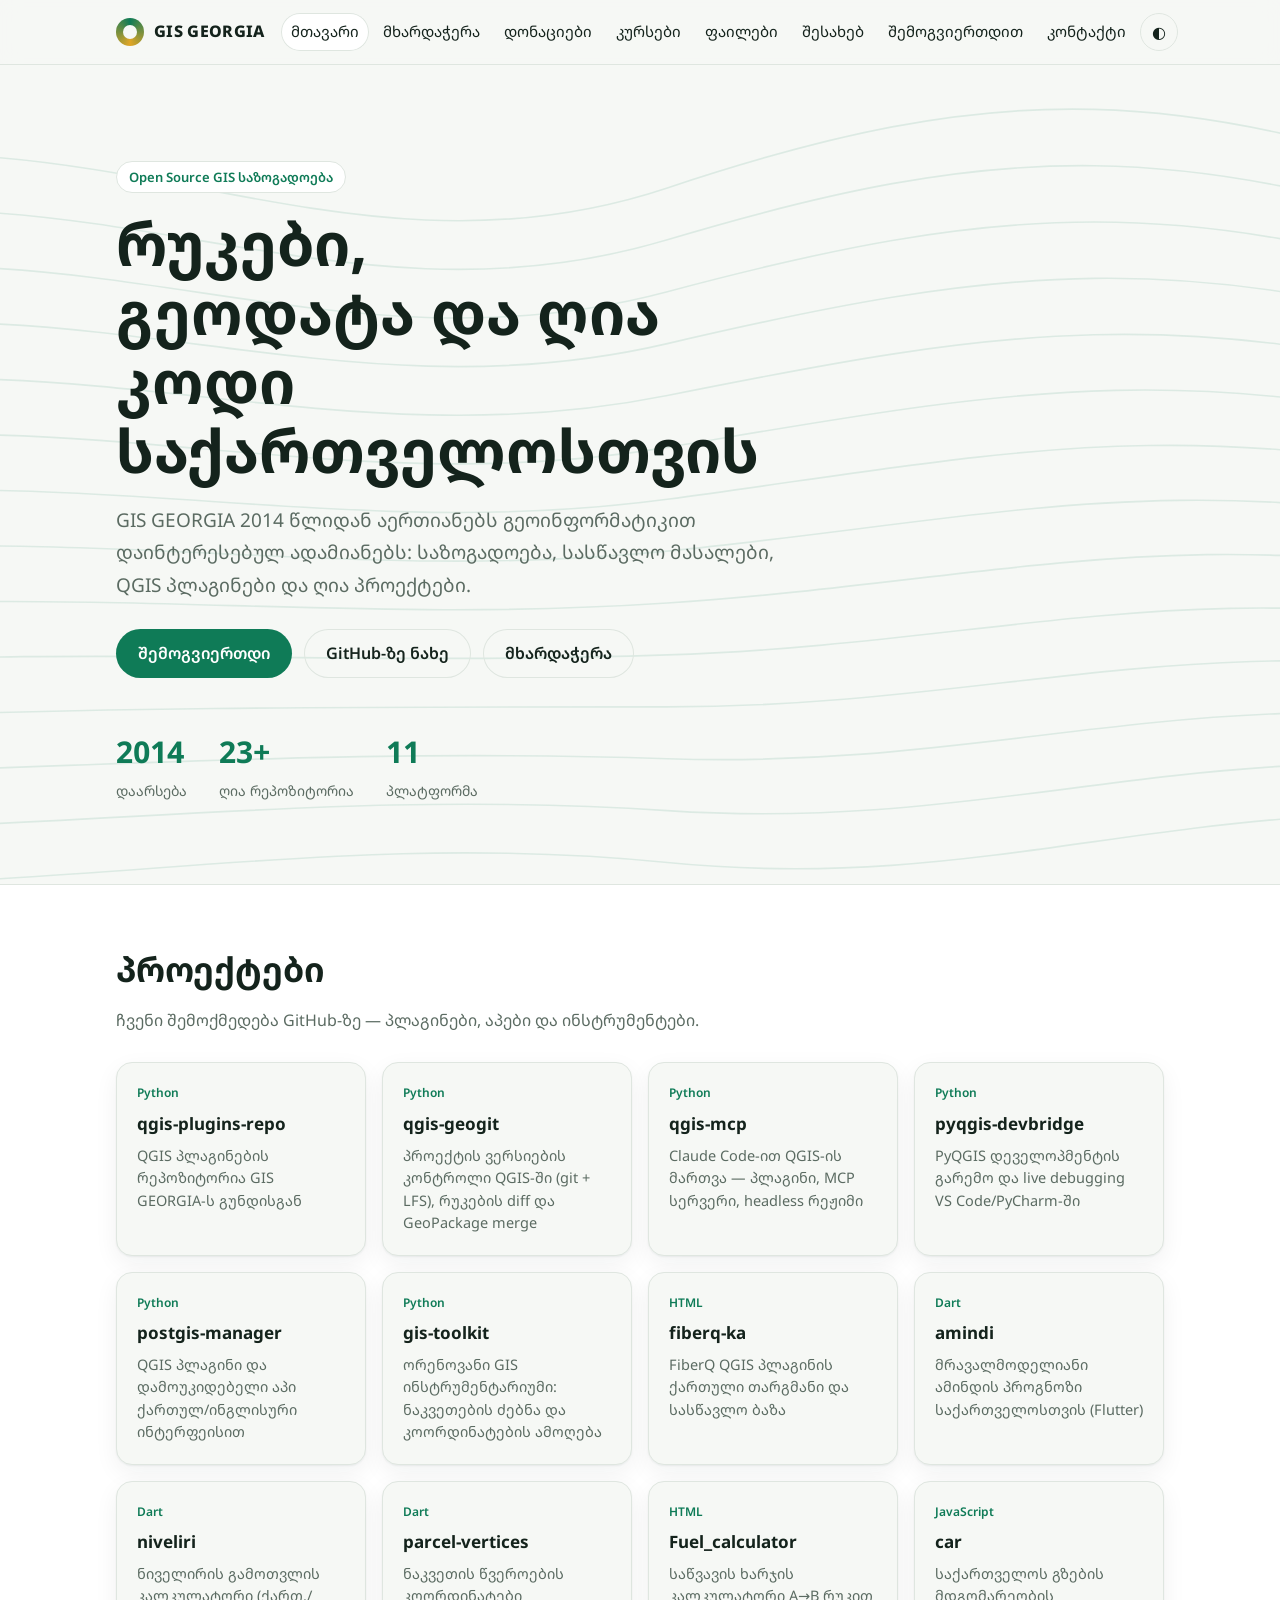
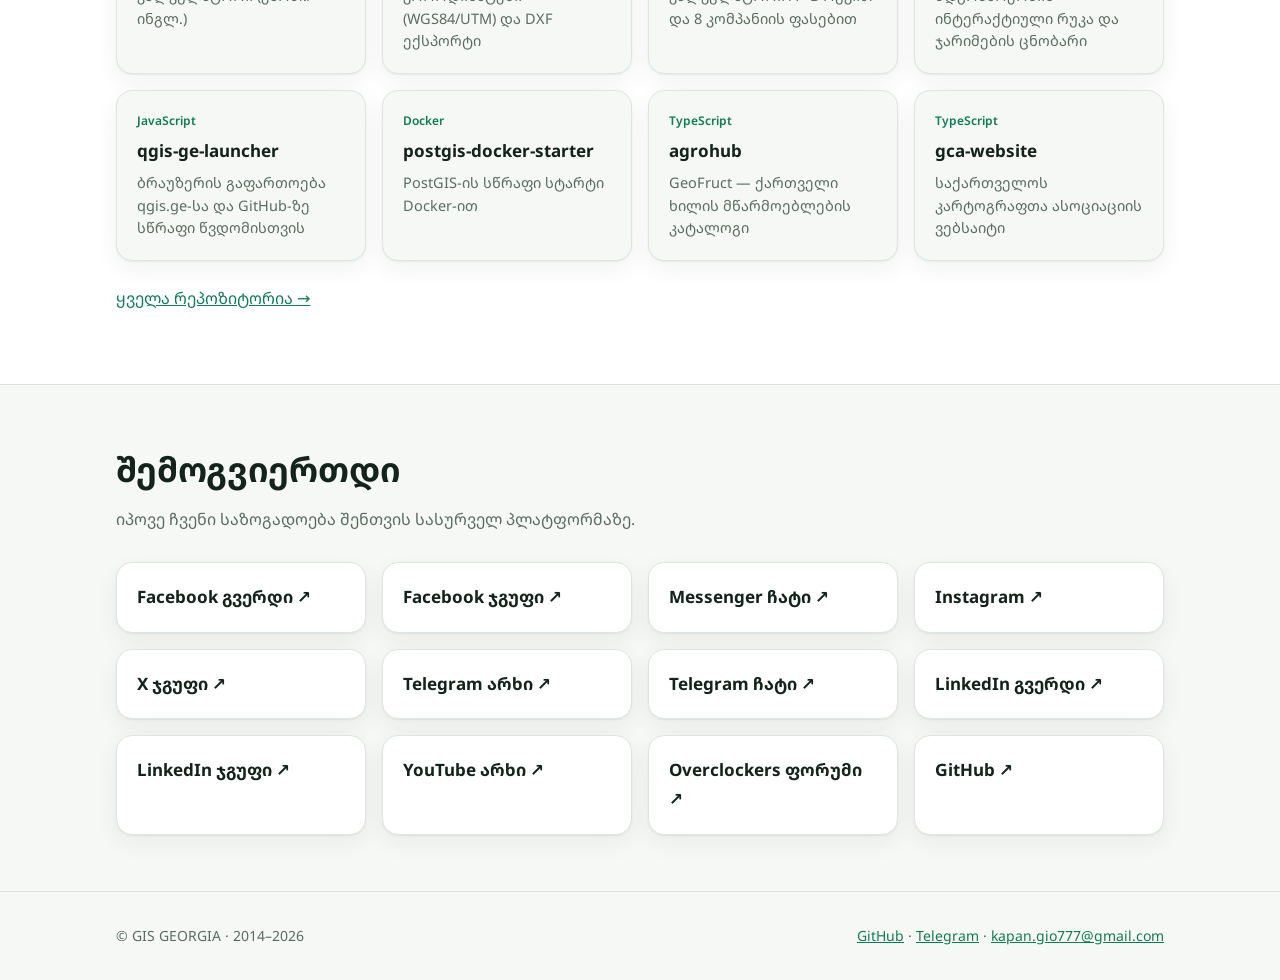
<file: index.html>
<!doctype html><html lang="ka"><head><meta charset="utf-8"><meta name="viewport" content="width=device-width,initial-scale=1">
<title>GIS GEORGIA — Open Source GIS საქართველოში</title><meta name="description" content="GIS GEORGIA — Open Source GIS საზოგადოება საქართველოში">
<link rel="preconnect" href="https://fonts.googleapis.com"><link rel="stylesheet" href="https://fonts.googleapis.com/css2?family=Noto+Sans+Georgian:wght@400;600;800&display=swap">
<link rel="stylesheet" href="style.css"></head><body>
<header class="top"><div class="wrap"><a class="brand" href="index.html"><i></i>GIS GEORGIA</a>
<button id="menu" aria-label="მენიუ">☰</button><nav id="nav"><a href="index.html" aria-current=page>მთავარი</a><a href="support.html">მხარდაჭერა</a><a href="donations.html">დონაციები</a><a href="courses.html">კურსები</a><a href="files.html">ფაილები</a><a href="about.html">შესახებ</a><a href="join.html">შემოგვიერთდით</a><a href="contact.html">კონტაქტი</a><button id="theme" aria-label="თემა">◐</button></nav></div></header>

<div class="hero"><svg class="topo" viewBox="0 0 1200 600" preserveAspectRatio="xMidYMid slice" aria-hidden="true"><path d="M-50 80 C 200 20, 380 170, 620 90 S 1000 10, 1260 110"/><path d="M-50 120 C 200 65, 380 200, 620 128 S 1000 50, 1260 144"/><path d="M-50 160 C 200 110, 380 230, 620 166 S 1000 90, 1260 178"/><path d="M-50 200 C 200 155, 380 260, 620 204 S 1000 130, 1260 212"/><path d="M-50 240 C 200 200, 380 290, 620 242 S 1000 170, 1260 246"/><path d="M-50 280 C 200 245, 380 320, 620 280 S 1000 210, 1260 280"/><path d="M-50 320 C 200 290, 380 350, 620 318 S 1000 250, 1260 314"/><path d="M-50 360 C 200 335, 380 380, 620 356 S 1000 290, 1260 348"/><path d="M-50 400 C 200 380, 380 410, 620 394 S 1000 330, 1260 382"/><path d="M-50 440 C 200 425, 380 440, 620 432 S 1000 370, 1260 416"/><path d="M-50 480 C 200 470, 380 470, 620 470 S 1000 410, 1260 450"/><path d="M-50 520 C 200 515, 380 500, 620 508 S 1000 450, 1260 484"/><path d="M-50 560 C 200 560, 380 530, 620 546 S 1000 490, 1260 518"/><path d="M-50 600 C 200 605, 380 560, 620 584 S 1000 530, 1260 552"/></svg><div class="wrap"><span class="eyebrow">Open Source GIS საზოგადოება</span>
<h1>რუკები, გეოდატა და ღია კოდი საქართველოსთვის</h1>
<p class="lead">GIS GEORGIA 2014 წლიდან აერთიანებს გეოინფორმატიკით დაინტერესებულ ადამიანებს: საზოგადოება, სასწავლო მასალები, QGIS პლაგინები და ღია პროექტები.</p>
<div class="btns"><a class="btn" href="join.html">შემოგვიერთდი</a><a class="btn ghost" href="https://github.com/GIS-GEORGIA">GitHub-ზე ნახე</a><a class="btn ghost" href="support.html">მხარდაჭერა</a></div>
<div class="stats"><div><b>2014</b><span>დაარსება</span></div><div><b>23+</b><span>ღია რეპოზიტორია</span></div><div><b>11</b><span>პლატფორმა</span></div></div></div></div>
<section class="alt"><div class="wrap"><h2>პროექტები</h2><p class="sub">ჩვენი შემოქმედება GitHub-ზე — პლაგინები, აპები და ინსტრუმენტები.</p><div class="grid"><a class="card" href="https://github.com/GIS-GEORGIA/qgis-plugins-repo"><span class="tag">Python</span><h3>qgis-plugins-repo</h3><p>QGIS პლაგინების რეპოზიტორია GIS GEORGIA-ს გუნდისგან</p></a><a class="card" href="https://github.com/GIS-GEORGIA/qgis-geogit"><span class="tag">Python</span><h3>qgis-geogit</h3><p>პროექტის ვერსიების კონტროლი QGIS-ში (git + LFS), რუკების diff და GeoPackage merge</p></a><a class="card" href="https://github.com/GIS-GEORGIA/qgis-mcp"><span class="tag">Python</span><h3>qgis-mcp</h3><p>Claude Code-ით QGIS-ის მართვა — პლაგინი, MCP სერვერი, headless რეჟიმი</p></a><a class="card" href="https://github.com/GIS-GEORGIA/pyqgis-devbridge"><span class="tag">Python</span><h3>pyqgis-devbridge</h3><p>PyQGIS დეველოპმენტის გარემო და live debugging VS Code/PyCharm-ში</p></a><a class="card" href="https://github.com/GIS-GEORGIA/postgis-manager"><span class="tag">Python</span><h3>postgis-manager</h3><p>QGIS პლაგინი და დამოუკიდებელი აპი ქართულ/ინგლისური ინტერფეისით</p></a><a class="card" href="https://github.com/GIS-GEORGIA/gis-toolkit"><span class="tag">Python</span><h3>gis-toolkit</h3><p>ორენოვანი GIS ინსტრუმენტარიუმი: ნაკვეთების ძებნა და კოორდინატების ამოღება</p></a><a class="card" href="https://github.com/GIS-GEORGIA/fiberq-ka"><span class="tag">HTML</span><h3>fiberq-ka</h3><p>FiberQ QGIS პლაგინის ქართული თარგმანი და სასწავლო ბაზა</p></a><a class="card" href="https://github.com/GIS-GEORGIA/amindi"><span class="tag">Dart</span><h3>amindi</h3><p>მრავალმოდელიანი ამინდის პროგნოზი საქართველოსთვის (Flutter)</p></a><a class="card" href="https://github.com/GIS-GEORGIA/niveliri"><span class="tag">Dart</span><h3>niveliri</h3><p>ნიველირის გამოთვლის კალკულატორი (ქართ./ინგლ.)</p></a><a class="card" href="https://github.com/GIS-GEORGIA/parcel-vertices"><span class="tag">Dart</span><h3>parcel-vertices</h3><p>ნაკვეთის წვეროების კოორდინატები (WGS84/UTM) და DXF ექსპორტი</p></a><a class="card" href="https://github.com/GIS-GEORGIA/Fuel_calculator"><span class="tag">HTML</span><h3>Fuel_calculator</h3><p>საწვავის ხარჯის კალკულატორი A→B რუკით და 8 კომპანიის ფასებით</p></a><a class="card" href="https://github.com/GIS-GEORGIA/car"><span class="tag">JavaScript</span><h3>car</h3><p>საქართველოს გზების მდგომარეობის ინტერაქტიული რუკა და ჯარიმების ცნობარი</p></a><a class="card" href="https://github.com/GIS-GEORGIA/qgis-ge-launcher"><span class="tag">JavaScript</span><h3>qgis-ge-launcher</h3><p>ბრაუზერის გაფართოება qgis.ge-სა და GitHub-ზე სწრაფი წვდომისთვის</p></a><a class="card" href="https://github.com/GIS-GEORGIA/postgis-docker-starter"><span class="tag">Docker</span><h3>postgis-docker-starter</h3><p>PostGIS-ის სწრაფი სტარტი Docker-ით</p></a><a class="card" href="https://github.com/GIS-GEORGIA/agrohub"><span class="tag">TypeScript</span><h3>agrohub</h3><p>GeoFruct — ქართველი ხილის მწარმოებლების კატალოგი</p></a><a class="card" href="https://github.com/GIS-GEORGIA/gca-website"><span class="tag">TypeScript</span><h3>gca-website</h3><p>საქართველოს კარტოგრაფთა ასოციაციის ვებსაიტი</p></a></div>
<p style="margin-top:24px"><a href="https://github.com/GIS-GEORGIA?tab=repositories">ყველა რეპოზიტორია →</a></p></div></section>
<section><div class="wrap"><h2>შემოგვიერთდი</h2><p class="sub">იპოვე ჩვენი საზოგადოება შენთვის სასურველ პლატფორმაზე.</p><div class="grid"><a class="card" href="http://bit.ly/2HfKw7N"><h3>Facebook გვერდი ↗</h3></a><a class="card" href="http://bit.ly/2W2rYjC"><h3>Facebook ჯგუფი ↗</h3></a><a class="card" href="http://m.me/GISGeorgia"><h3>Messenger ჩატი ↗</h3></a><a class="card" href="https://www.instagram.com/gis_georgia/"><h3>Instagram ↗</h3></a><a class="card" href="https://bit.ly/3l8gciU"><h3>X ჯგუფი ↗</h3></a><a class="card" href="http://bit.ly/2E4HeCu"><h3>Telegram არხი ↗</h3></a><a class="card" href="https://t.me/GIS_GEO"><h3>Telegram ჩატი ↗</h3></a><a class="card" href="https://bit.ly/3bffU2z"><h3>LinkedIn გვერდი ↗</h3></a><a class="card" href="http://bit.ly/2vTdfZH"><h3>LinkedIn ჯგუფი ↗</h3></a><a class="card" href="http://bit.ly/2PxEGFl"><h3>YouTube არხი ↗</h3></a><a class="card" href="http://bit.ly/2JrkIFz"><h3>Overclockers ფორუმი ↗</h3></a><a class="card" href="https://github.com/GIS-GEORGIA"><h3>GitHub ↗</h3></a></div></div></section>
<footer><div class="wrap"><span>© GIS GEORGIA · 2014–2026</span><span><a href="https://github.com/GIS-GEORGIA">GitHub</a> · <a href="https://t.me/GIS_GEO">Telegram</a> · <a href="mailto:kapan.gio777@gmail.com">kapan.gio777@gmail.com</a></span></div></footer>
<script>
const r=document.documentElement;try{const t=localStorage.getItem('t');if(t)r.dataset.theme=t}catch(e){}
document.getElementById('theme').onclick=()=>{const d=r.dataset.theme?r.dataset.theme==='dark':matchMedia('(prefers-color-scheme:dark)').matches;r.dataset.theme=d?'light':'dark';try{localStorage.setItem('t',r.dataset.theme)}catch(e){}};
document.getElementById('menu').onclick=()=>document.getElementById('nav').classList.toggle('open');
document.querySelectorAll('[data-copy]').forEach(b=>b.onclick=()=>{navigator.clipboard.writeText(b.dataset.copy);const o=b.textContent;b.textContent='✓';setTimeout(()=>b.textContent=o,1200)});
</script></body></html>
</file>
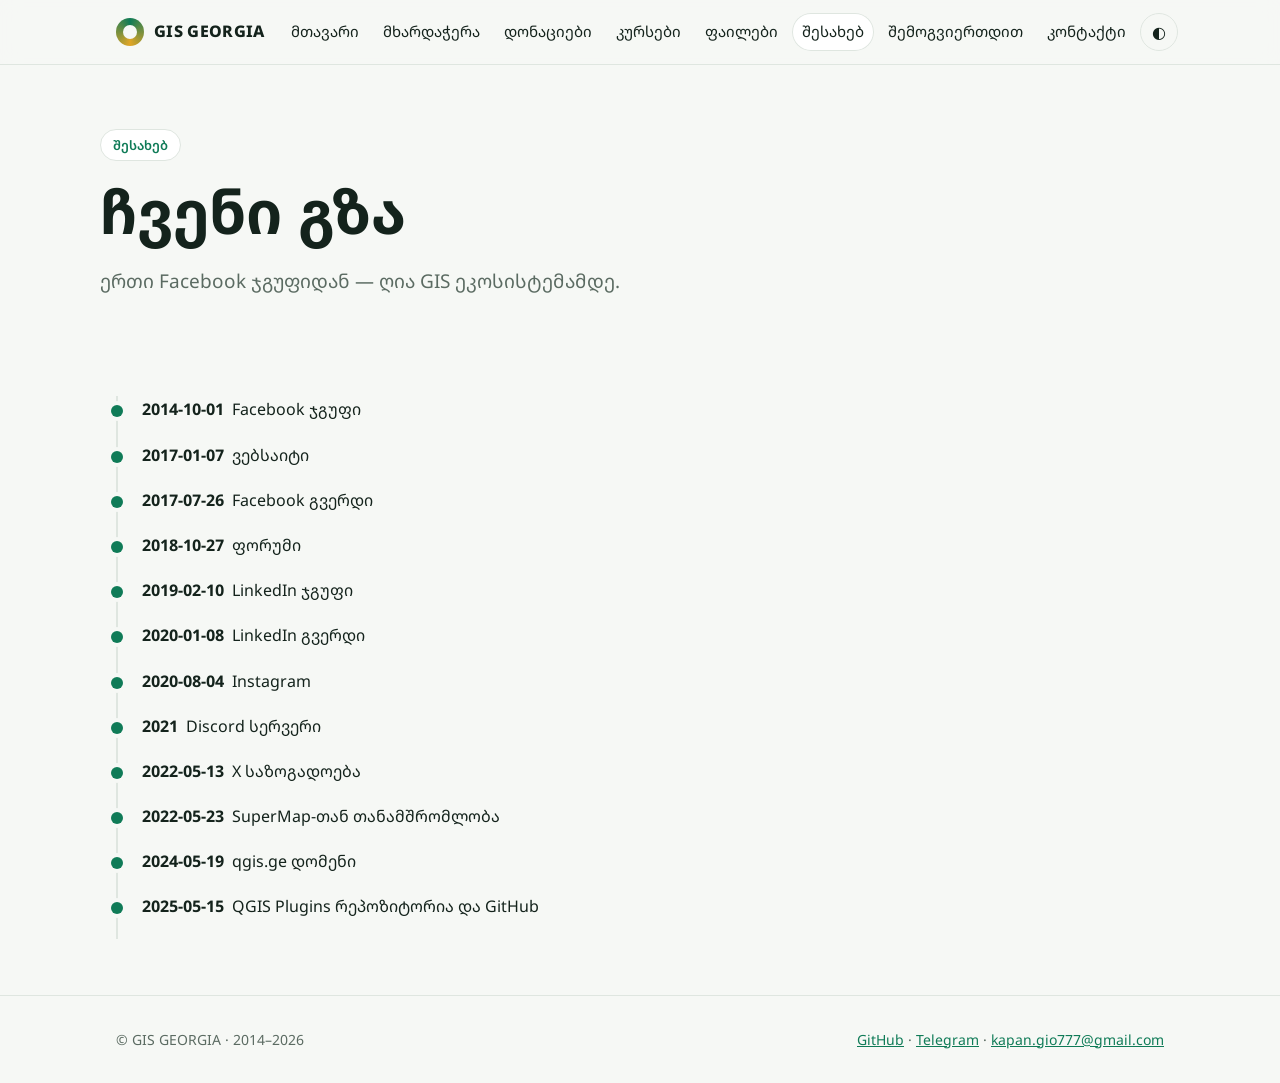
<file: about.html>
<!doctype html><html lang="ka"><head><meta charset="utf-8"><meta name="viewport" content="width=device-width,initial-scale=1">
<title>შესახებ — GIS GEORGIA</title><meta name="description" content="GIS GEORGIA — Open Source GIS საზოგადოება საქართველოში">
<link rel="preconnect" href="https://fonts.googleapis.com"><link rel="stylesheet" href="https://fonts.googleapis.com/css2?family=Noto+Sans+Georgian:wght@400;600;800&display=swap">
<link rel="stylesheet" href="style.css"></head><body>
<header class="top"><div class="wrap"><a class="brand" href="index.html"><i></i>GIS GEORGIA</a>
<button id="menu" aria-label="მენიუ">☰</button><nav id="nav"><a href="index.html">მთავარი</a><a href="support.html">მხარდაჭერა</a><a href="donations.html">დონაციები</a><a href="courses.html">კურსები</a><a href="files.html">ფაილები</a><a href="about.html" aria-current=page>შესახებ</a><a href="join.html">შემოგვიერთდით</a><a href="contact.html">კონტაქტი</a><button id="theme" aria-label="თემა">◐</button></nav></div></header>
<div class="wrap page"><span class="eyebrow">შესახებ</span><h1>ჩვენი გზა</h1><p class="lead">ერთი Facebook ჯგუფიდან — ღია GIS ეკოსისტემამდე.</p></div>
<section><div class="wrap"><ul class="tl"><li><time>2014-10-01</time>Facebook ჯგუფი</li><li><time>2017-01-07</time>ვებსაიტი</li><li><time>2017-07-26</time>Facebook გვერდი</li><li><time>2018-10-27</time>ფორუმი</li><li><time>2019-02-10</time>LinkedIn ჯგუფი</li><li><time>2020-01-08</time>LinkedIn გვერდი</li><li><time>2020-08-04</time>Instagram</li><li><time>2021</time>Discord სერვერი</li><li><time>2022-05-13</time>X საზოგადოება</li><li><time>2022-05-23</time>SuperMap-თან თანამშრომლობა</li><li><time>2024-05-19</time>qgis.ge დომენი</li><li><time>2025-05-15</time>QGIS Plugins რეპოზიტორია და GitHub</li></ul></div></section>
<footer><div class="wrap"><span>© GIS GEORGIA · 2014–2026</span><span><a href="https://github.com/GIS-GEORGIA">GitHub</a> · <a href="https://t.me/GIS_GEO">Telegram</a> · <a href="mailto:kapan.gio777@gmail.com">kapan.gio777@gmail.com</a></span></div></footer>
<script>
const r=document.documentElement;try{const t=localStorage.getItem('t');if(t)r.dataset.theme=t}catch(e){}
document.getElementById('theme').onclick=()=>{const d=r.dataset.theme?r.dataset.theme==='dark':matchMedia('(prefers-color-scheme:dark)').matches;r.dataset.theme=d?'light':'dark';try{localStorage.setItem('t',r.dataset.theme)}catch(e){}};
document.getElementById('menu').onclick=()=>document.getElementById('nav').classList.toggle('open');
document.querySelectorAll('[data-copy]').forEach(b=>b.onclick=()=>{navigator.clipboard.writeText(b.dataset.copy);const o=b.textContent;b.textContent='✓';setTimeout(()=>b.textContent=o,1200)});
</script></body></html>
</file>
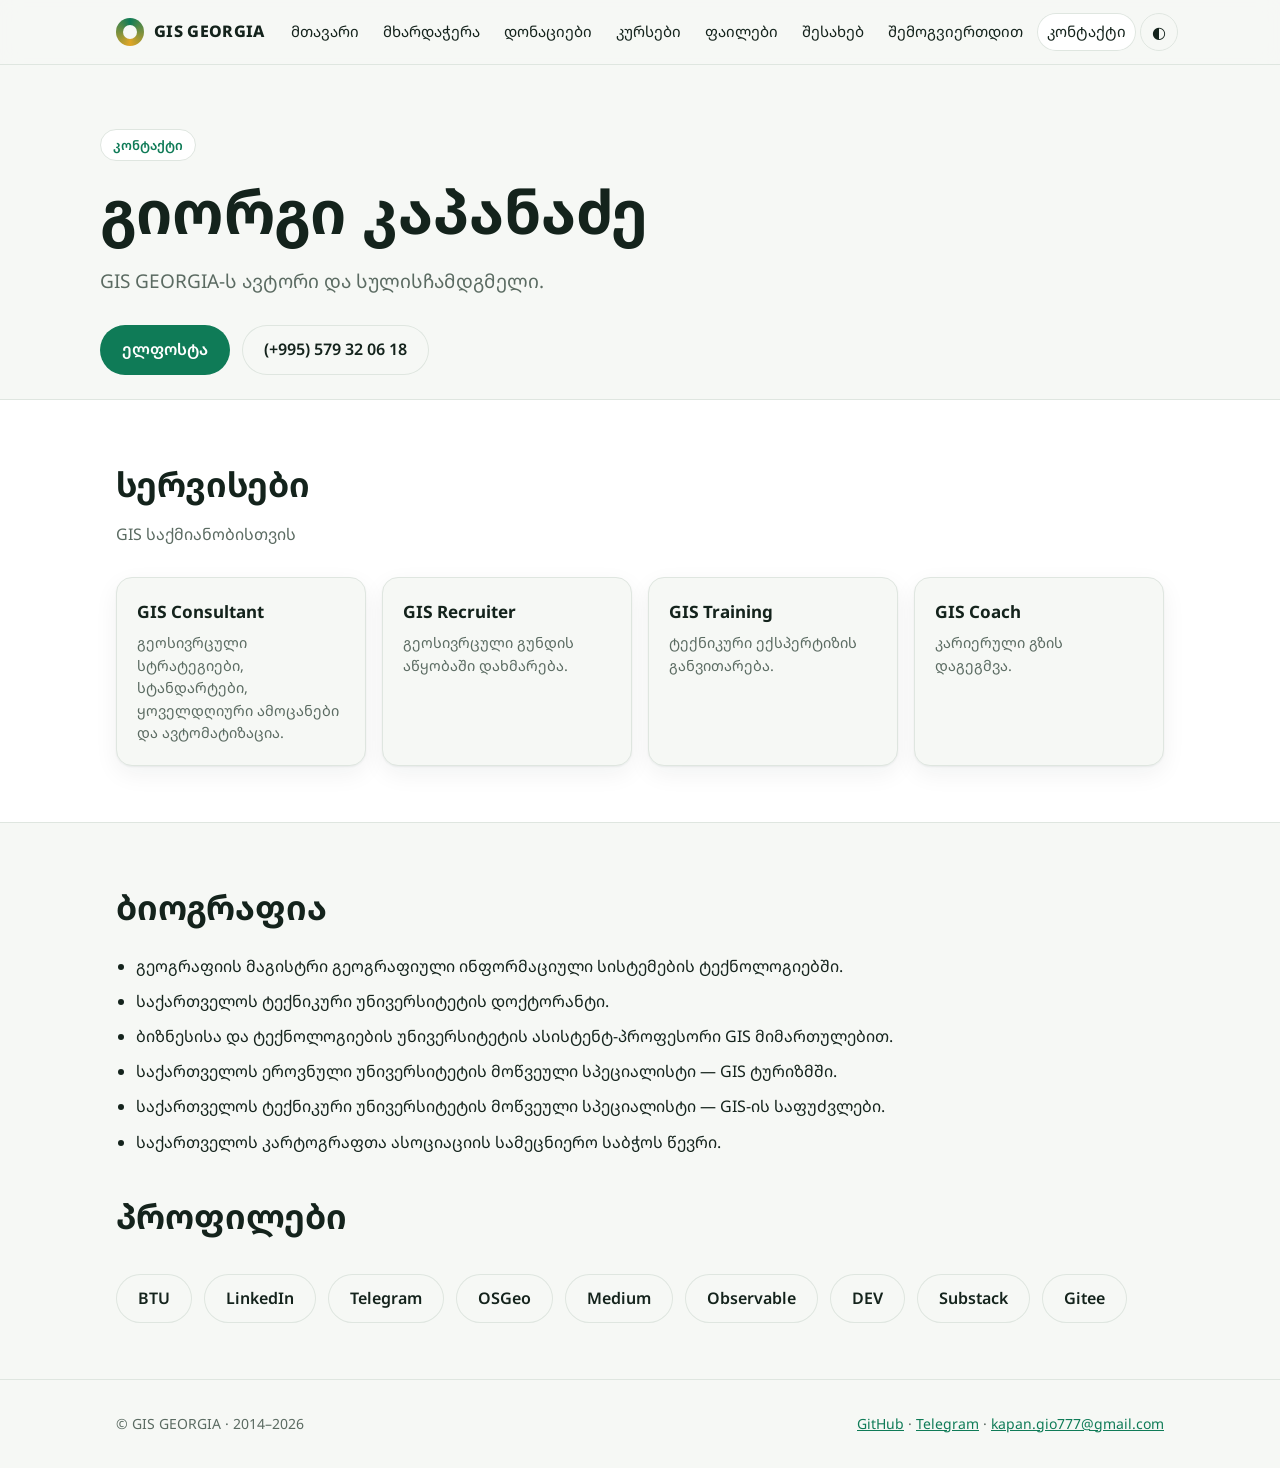
<file: contact.html>
<!doctype html><html lang="ka"><head><meta charset="utf-8"><meta name="viewport" content="width=device-width,initial-scale=1">
<title>კონტაქტი — GIS GEORGIA</title><meta name="description" content="GIS GEORGIA — Open Source GIS საზოგადოება საქართველოში">
<link rel="preconnect" href="https://fonts.googleapis.com"><link rel="stylesheet" href="https://fonts.googleapis.com/css2?family=Noto+Sans+Georgian:wght@400;600;800&display=swap">
<link rel="stylesheet" href="style.css"></head><body>
<header class="top"><div class="wrap"><a class="brand" href="index.html"><i></i>GIS GEORGIA</a>
<button id="menu" aria-label="მენიუ">☰</button><nav id="nav"><a href="index.html">მთავარი</a><a href="support.html">მხარდაჭერა</a><a href="donations.html">დონაციები</a><a href="courses.html">კურსები</a><a href="files.html">ფაილები</a><a href="about.html">შესახებ</a><a href="join.html">შემოგვიერთდით</a><a href="contact.html" aria-current=page>კონტაქტი</a><button id="theme" aria-label="თემა">◐</button></nav></div></header>
<div class="wrap page"><span class="eyebrow">კონტაქტი</span><h1>გიორგი კაპანაძე</h1><p class="lead">GIS GEORGIA-ს ავტორი და სულისჩამდგმელი.</p>
<div class="btns"><a class="btn" href="mailto:kapan.gio777@gmail.com">ელფოსტა</a><a class="btn ghost" href="tel:+995579320618">(+995) 579 32 06 18</a></div></div>
<section class="alt"><div class="wrap"><h2>სერვისები</h2><p class="sub">GIS საქმიანობისთვის</p><div class="grid">
<div class="card"><h3>GIS Consultant</h3><p>გეოსივრცული სტრატეგიები, სტანდარტები, ყოველდღიური ამოცანები და ავტომატიზაცია.</p></div>
<div class="card"><h3>GIS Recruiter</h3><p>გეოსივრცული გუნდის აწყობაში დახმარება.</p></div>
<div class="card"><h3>GIS Training</h3><p>ტექნიკური ექსპერტიზის განვითარება.</p></div>
<div class="card"><h3>GIS Coach</h3><p>კარიერული გზის დაგეგმვა.</p></div></div></div></section>
<section><div class="wrap"><h2>ბიოგრაფია</h2><ul class="clean">
<li>გეოგრაფიის მაგისტრი გეოგრაფიული ინფორმაციული სისტემების ტექნოლოგიებში.</li>
<li>საქართველოს ტექნიკური უნივერსიტეტის დოქტორანტი.</li>
<li>ბიზნესისა და ტექნოლოგიების უნივერსიტეტის ასისტენტ-პროფესორი GIS მიმართულებით.</li>
<li>საქართველოს ეროვნული უნივერსიტეტის მოწვეული სპეციალისტი — GIS ტურიზმში.</li>
<li>საქართველოს ტექნიკური უნივერსიტეტის მოწვეული სპეციალისტი — GIS-ის საფუძვლები.</li>
<li>საქართველოს კარტოგრაფთა ასოციაციის სამეცნიერო საბჭოს წევრი.</li></ul>
<h2 style="margin-top:32px">პროფილები</h2><div class="btns"><a class="btn ghost" href="https://btu.edu.ge/our_team/giorgi-kapanadze/">BTU</a><a class="btn ghost" href="https://linkedin.com/in/ezdanapak/">LinkedIn</a><a class="btn ghost" href="https://t.me/GKGIS">Telegram</a><a class="btn ghost" href="https://osgeo.org/member/kapanadze/">OSGeo</a><a class="btn ghost" href="https://kapanadze.medium.com">Medium</a><a class="btn ghost" href="https://observablehq.com/@kapannn">Observable</a><a class="btn ghost" href="https://dev.to/kapanadze">DEV</a><a class="btn ghost" href="https://kapanadze.substack.com">Substack</a><a class="btn ghost" href="https://gitee.com/KAPANADZE">Gitee</a></div></div></section>
<footer><div class="wrap"><span>© GIS GEORGIA · 2014–2026</span><span><a href="https://github.com/GIS-GEORGIA">GitHub</a> · <a href="https://t.me/GIS_GEO">Telegram</a> · <a href="mailto:kapan.gio777@gmail.com">kapan.gio777@gmail.com</a></span></div></footer>
<script>
const r=document.documentElement;try{const t=localStorage.getItem('t');if(t)r.dataset.theme=t}catch(e){}
document.getElementById('theme').onclick=()=>{const d=r.dataset.theme?r.dataset.theme==='dark':matchMedia('(prefers-color-scheme:dark)').matches;r.dataset.theme=d?'light':'dark';try{localStorage.setItem('t',r.dataset.theme)}catch(e){}};
document.getElementById('menu').onclick=()=>document.getElementById('nav').classList.toggle('open');
document.querySelectorAll('[data-copy]').forEach(b=>b.onclick=()=>{navigator.clipboard.writeText(b.dataset.copy);const o=b.textContent;b.textContent='✓';setTimeout(()=>b.textContent=o,1200)});
</script></body></html>
</file>
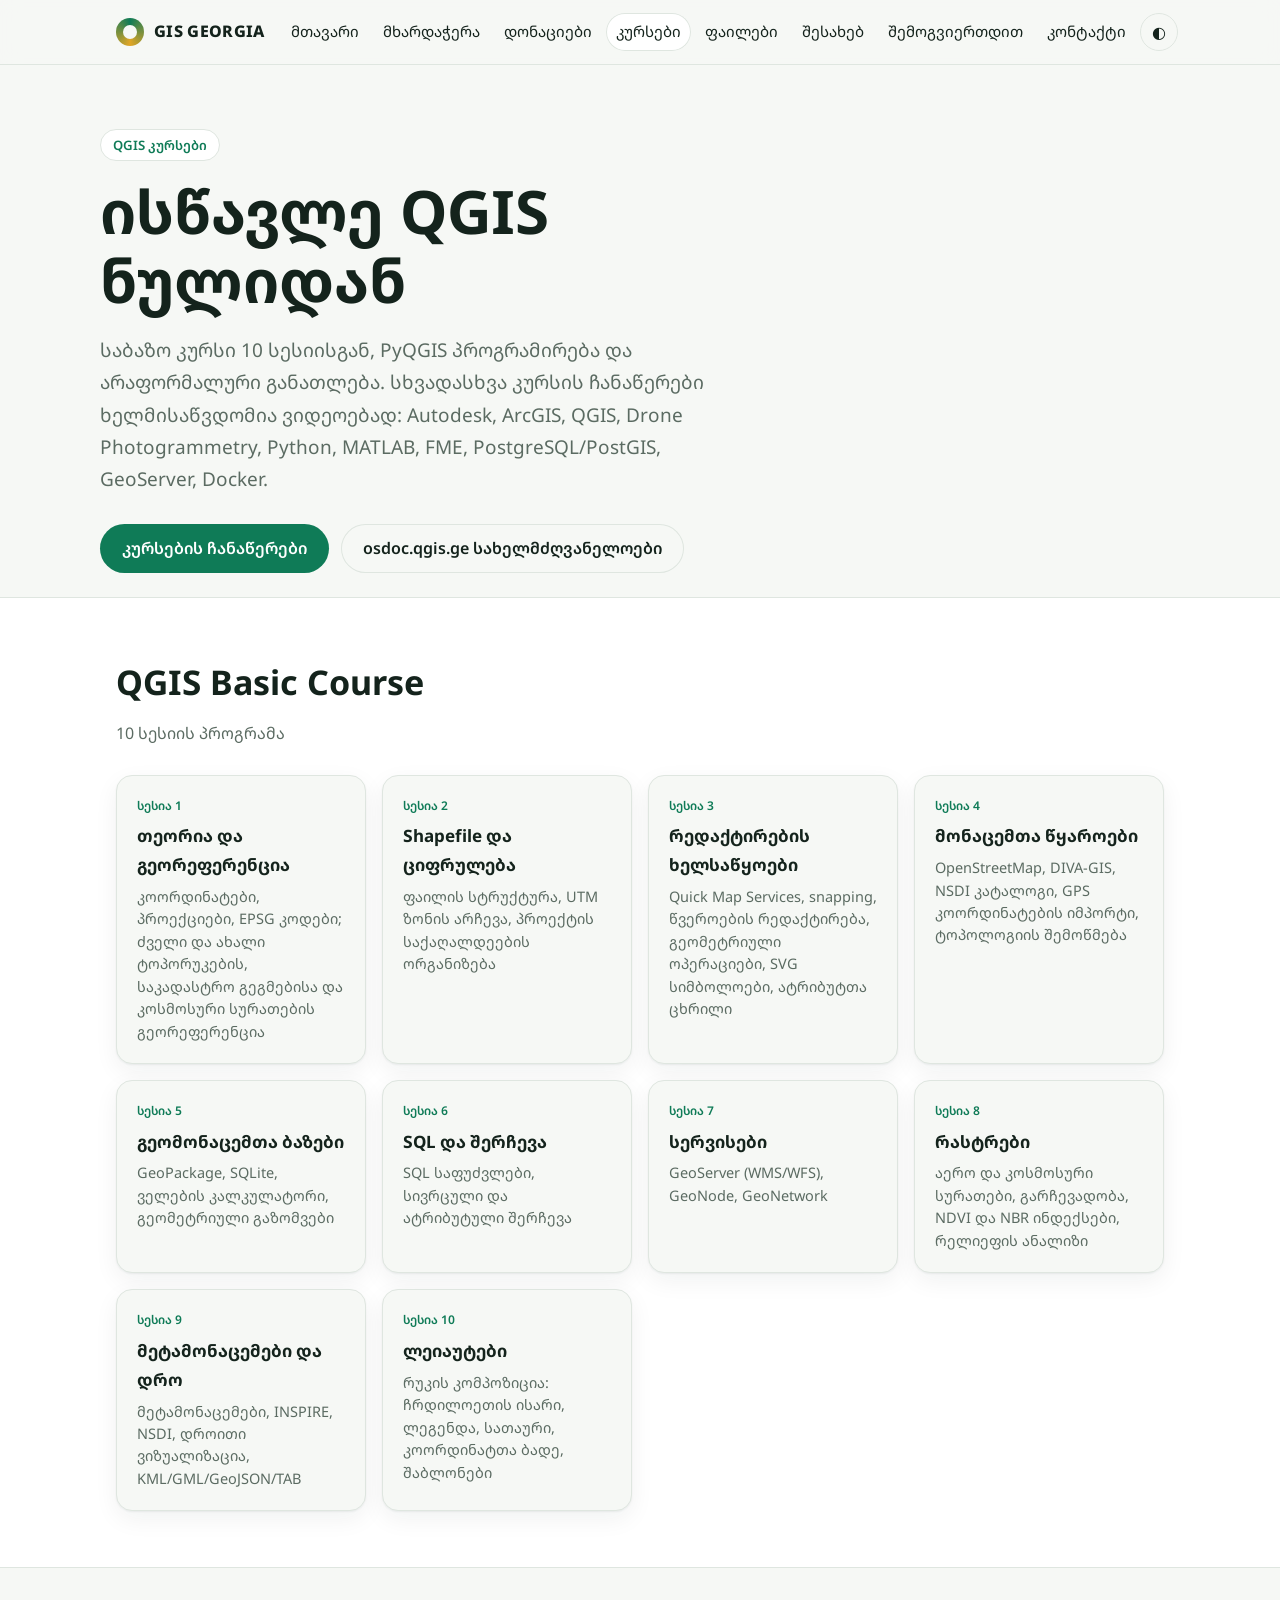
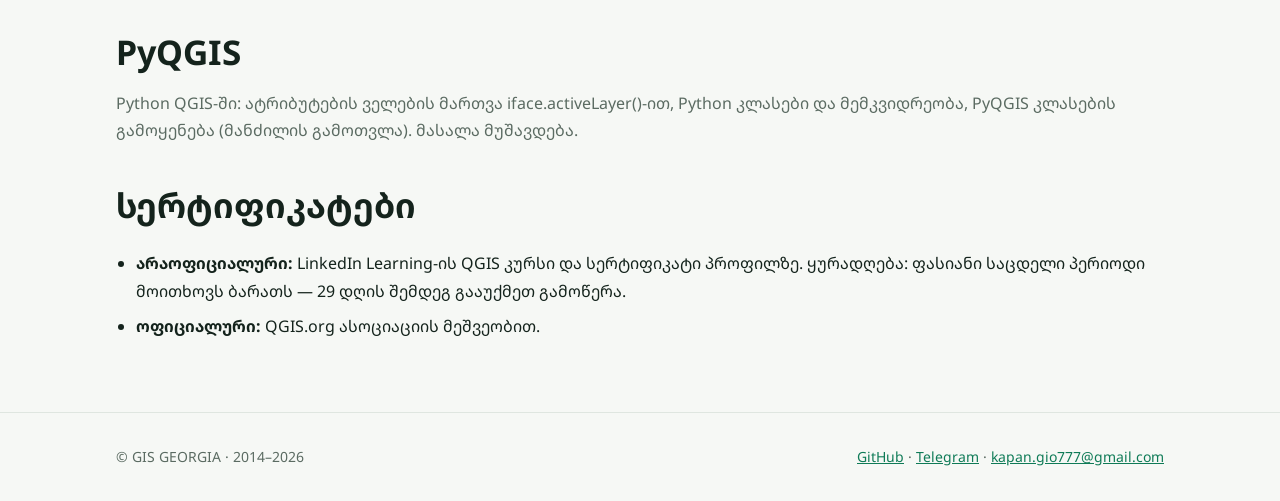
<file: courses.html>
<!doctype html><html lang="ka"><head><meta charset="utf-8"><meta name="viewport" content="width=device-width,initial-scale=1">
<title>კურსები — GIS GEORGIA</title><meta name="description" content="GIS GEORGIA — Open Source GIS საზოგადოება საქართველოში">
<link rel="preconnect" href="https://fonts.googleapis.com"><link rel="stylesheet" href="https://fonts.googleapis.com/css2?family=Noto+Sans+Georgian:wght@400;600;800&display=swap">
<link rel="stylesheet" href="style.css"></head><body>
<header class="top"><div class="wrap"><a class="brand" href="index.html"><i></i>GIS GEORGIA</a>
<button id="menu" aria-label="მენიუ">☰</button><nav id="nav"><a href="index.html">მთავარი</a><a href="support.html">მხარდაჭერა</a><a href="donations.html">დონაციები</a><a href="courses.html" aria-current=page>კურსები</a><a href="files.html">ფაილები</a><a href="about.html">შესახებ</a><a href="join.html">შემოგვიერთდით</a><a href="contact.html">კონტაქტი</a><button id="theme" aria-label="თემა">◐</button></nav></div></header>
<div class="wrap page"><span class="eyebrow">QGIS კურსები</span><h1>ისწავლე QGIS ნულიდან</h1>
<p class="lead">საბაზო კურსი 10 სესიისგან, PyQGIS პროგრამირება და არაფორმალური განათლება. სხვადასხვა კურსის ჩანაწერები ხელმისაწვდომია ვიდეოებად: Autodesk, ArcGIS, QGIS, Drone Photogrammetry, Python, MATLAB, FME, PostgreSQL/PostGIS, GeoServer, Docker.</p>
<div class="btns"><a class="btn" href="https://bit.ly/3MfoLq8">კურსების ჩანაწერები</a><a class="btn ghost" href="https://osdoc.qgis.ge">osdoc.qgis.ge სახელმძღვანელოები</a></div></div>
<section class="alt"><div class="wrap"><h2>QGIS Basic Course</h2><p class="sub">10 სესიის პროგრამა</p><div class="grid"><div class="card"><span class="tag">სესია 1</span><h3>თეორია და გეორეფერენცია</h3><p>კოორდინატები, პროექციები, EPSG კოდები; ძველი და ახალი ტოპორუკების, საკადასტრო გეგმებისა და კოსმოსური სურათების გეორეფერენცია</p></div><div class="card"><span class="tag">სესია 2</span><h3>Shapefile და ციფრულება</h3><p>ფაილის სტრუქტურა, UTM ზონის არჩევა, პროექტის საქაღალდეების ორგანიზება</p></div><div class="card"><span class="tag">სესია 3</span><h3>რედაქტირების ხელსაწყოები</h3><p>Quick Map Services, snapping, წვეროების რედაქტირება, გეომეტრიული ოპერაციები, SVG სიმბოლოები, ატრიბუტთა ცხრილი</p></div><div class="card"><span class="tag">სესია 4</span><h3>მონაცემთა წყაროები</h3><p>OpenStreetMap, DIVA-GIS, NSDI კატალოგი, GPS კოორდინატების იმპორტი, ტოპოლოგიის შემოწმება</p></div><div class="card"><span class="tag">სესია 5</span><h3>გეომონაცემთა ბაზები</h3><p>GeoPackage, SQLite, ველების კალკულატორი, გეომეტრიული გაზომვები</p></div><div class="card"><span class="tag">სესია 6</span><h3>SQL და შერჩევა</h3><p>SQL საფუძვლები, სივრცული და ატრიბუტული შერჩევა</p></div><div class="card"><span class="tag">სესია 7</span><h3>სერვისები</h3><p>GeoServer (WMS/WFS), GeoNode, GeoNetwork</p></div><div class="card"><span class="tag">სესია 8</span><h3>რასტრები</h3><p>აერო და კოსმოსური სურათები, გარჩევადობა, NDVI და NBR ინდექსები, რელიეფის ანალიზი</p></div><div class="card"><span class="tag">სესია 9</span><h3>მეტამონაცემები და დრო</h3><p>მეტამონაცემები, INSPIRE, NSDI, დროითი ვიზუალიზაცია, KML/GML/GeoJSON/TAB</p></div><div class="card"><span class="tag">სესია 10</span><h3>ლეიაუტები</h3><p>რუკის კომპოზიცია: ჩრდილოეთის ისარი, ლეგენდა, სათაური, კოორდინატთა ბადე, შაბლონები</p></div></div></div></section>
<section><div class="wrap"><h2>PyQGIS</h2><p class="sub">Python QGIS-ში: ატრიბუტების ველების მართვა iface.activeLayer()-ით, Python კლასები და მემკვიდრეობა, PyQGIS კლასების გამოყენება (მანძილის გამოთვლა). მასალა მუშავდება.</p>
<h2 style="margin-top:32px">სერტიფიკატები</h2><ul class="clean"><li><b>არაოფიციალური:</b> LinkedIn Learning-ის QGIS კურსი და სერტიფიკატი პროფილზე. ყურადღება: ფასიანი საცდელი პერიოდი მოითხოვს ბარათს — 29 დღის შემდეგ გააუქმეთ გამოწერა.</li><li><b>ოფიციალური:</b> QGIS.org ასოციაციის მეშვეობით.</li></ul></div></section>
<footer><div class="wrap"><span>© GIS GEORGIA · 2014–2026</span><span><a href="https://github.com/GIS-GEORGIA">GitHub</a> · <a href="https://t.me/GIS_GEO">Telegram</a> · <a href="mailto:kapan.gio777@gmail.com">kapan.gio777@gmail.com</a></span></div></footer>
<script>
const r=document.documentElement;try{const t=localStorage.getItem('t');if(t)r.dataset.theme=t}catch(e){}
document.getElementById('theme').onclick=()=>{const d=r.dataset.theme?r.dataset.theme==='dark':matchMedia('(prefers-color-scheme:dark)').matches;r.dataset.theme=d?'light':'dark';try{localStorage.setItem('t',r.dataset.theme)}catch(e){}};
document.getElementById('menu').onclick=()=>document.getElementById('nav').classList.toggle('open');
document.querySelectorAll('[data-copy]').forEach(b=>b.onclick=()=>{navigator.clipboard.writeText(b.dataset.copy);const o=b.textContent;b.textContent='✓';setTimeout(()=>b.textContent=o,1200)});
</script></body></html>
</file>
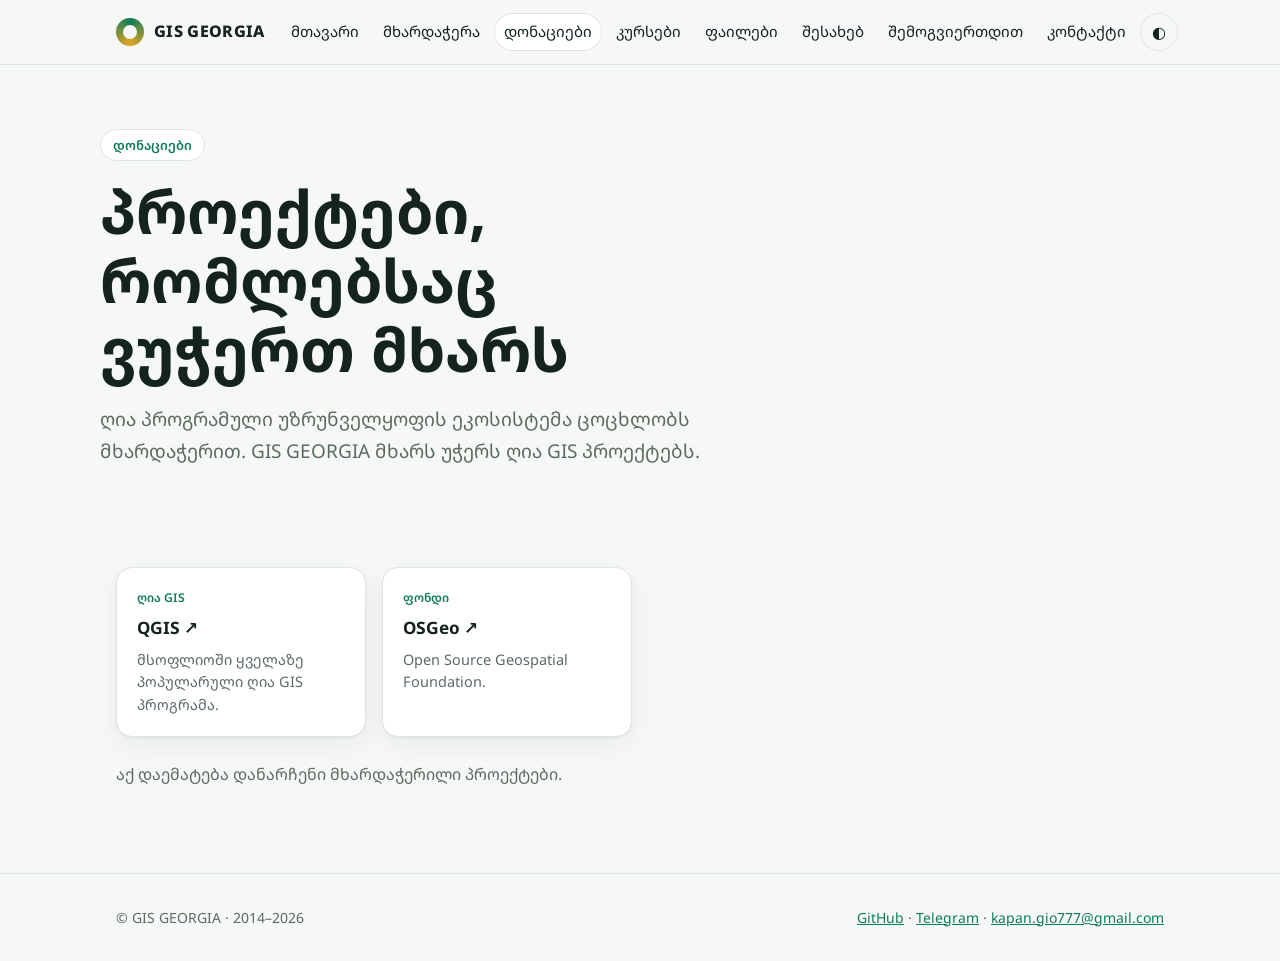
<file: donations.html>
<!doctype html><html lang="ka"><head><meta charset="utf-8"><meta name="viewport" content="width=device-width,initial-scale=1">
<title>დონაციები — GIS GEORGIA</title><meta name="description" content="GIS GEORGIA — Open Source GIS საზოგადოება საქართველოში">
<link rel="preconnect" href="https://fonts.googleapis.com"><link rel="stylesheet" href="https://fonts.googleapis.com/css2?family=Noto+Sans+Georgian:wght@400;600;800&display=swap">
<link rel="stylesheet" href="style.css"></head><body>
<header class="top"><div class="wrap"><a class="brand" href="index.html"><i></i>GIS GEORGIA</a>
<button id="menu" aria-label="მენიუ">☰</button><nav id="nav"><a href="index.html">მთავარი</a><a href="support.html">მხარდაჭერა</a><a href="donations.html" aria-current=page>დონაციები</a><a href="courses.html">კურსები</a><a href="files.html">ფაილები</a><a href="about.html">შესახებ</a><a href="join.html">შემოგვიერთდით</a><a href="contact.html">კონტაქტი</a><button id="theme" aria-label="თემა">◐</button></nav></div></header>
<div class="wrap page"><span class="eyebrow">დონაციები</span><h1>პროექტები, რომლებსაც ვუჭერთ მხარს</h1>
<p class="lead">ღია პროგრამული უზრუნველყოფის ეკოსისტემა ცოცხლობს მხარდაჭერით. GIS GEORGIA მხარს უჭერს ღია GIS პროექტებს.</p></div>
<section><div class="wrap"><div class="grid"><a class="card" href="https://qgis.org/funding/donate/"><span class="tag">ღია GIS</span><h3>QGIS ↗</h3><p>მსოფლიოში ყველაზე პოპულარული ღია GIS პროგრამა.</p></a>
<a class="card" href="https://www.osgeo.org/about/sponsors/"><span class="tag">ფონდი</span><h3>OSGeo ↗</h3><p>Open Source Geospatial Foundation.</p></a></div>
<p class="sub" style="margin-top:24px">აქ დაემატება დანარჩენი მხარდაჭერილი პროექტები.</p></div></section>
<footer><div class="wrap"><span>© GIS GEORGIA · 2014–2026</span><span><a href="https://github.com/GIS-GEORGIA">GitHub</a> · <a href="https://t.me/GIS_GEO">Telegram</a> · <a href="mailto:kapan.gio777@gmail.com">kapan.gio777@gmail.com</a></span></div></footer>
<script>
const r=document.documentElement;try{const t=localStorage.getItem('t');if(t)r.dataset.theme=t}catch(e){}
document.getElementById('theme').onclick=()=>{const d=r.dataset.theme?r.dataset.theme==='dark':matchMedia('(prefers-color-scheme:dark)').matches;r.dataset.theme=d?'light':'dark';try{localStorage.setItem('t',r.dataset.theme)}catch(e){}};
document.getElementById('menu').onclick=()=>document.getElementById('nav').classList.toggle('open');
document.querySelectorAll('[data-copy]').forEach(b=>b.onclick=()=>{navigator.clipboard.writeText(b.dataset.copy);const o=b.textContent;b.textContent='✓';setTimeout(()=>b.textContent=o,1200)});
</script></body></html>
</file>
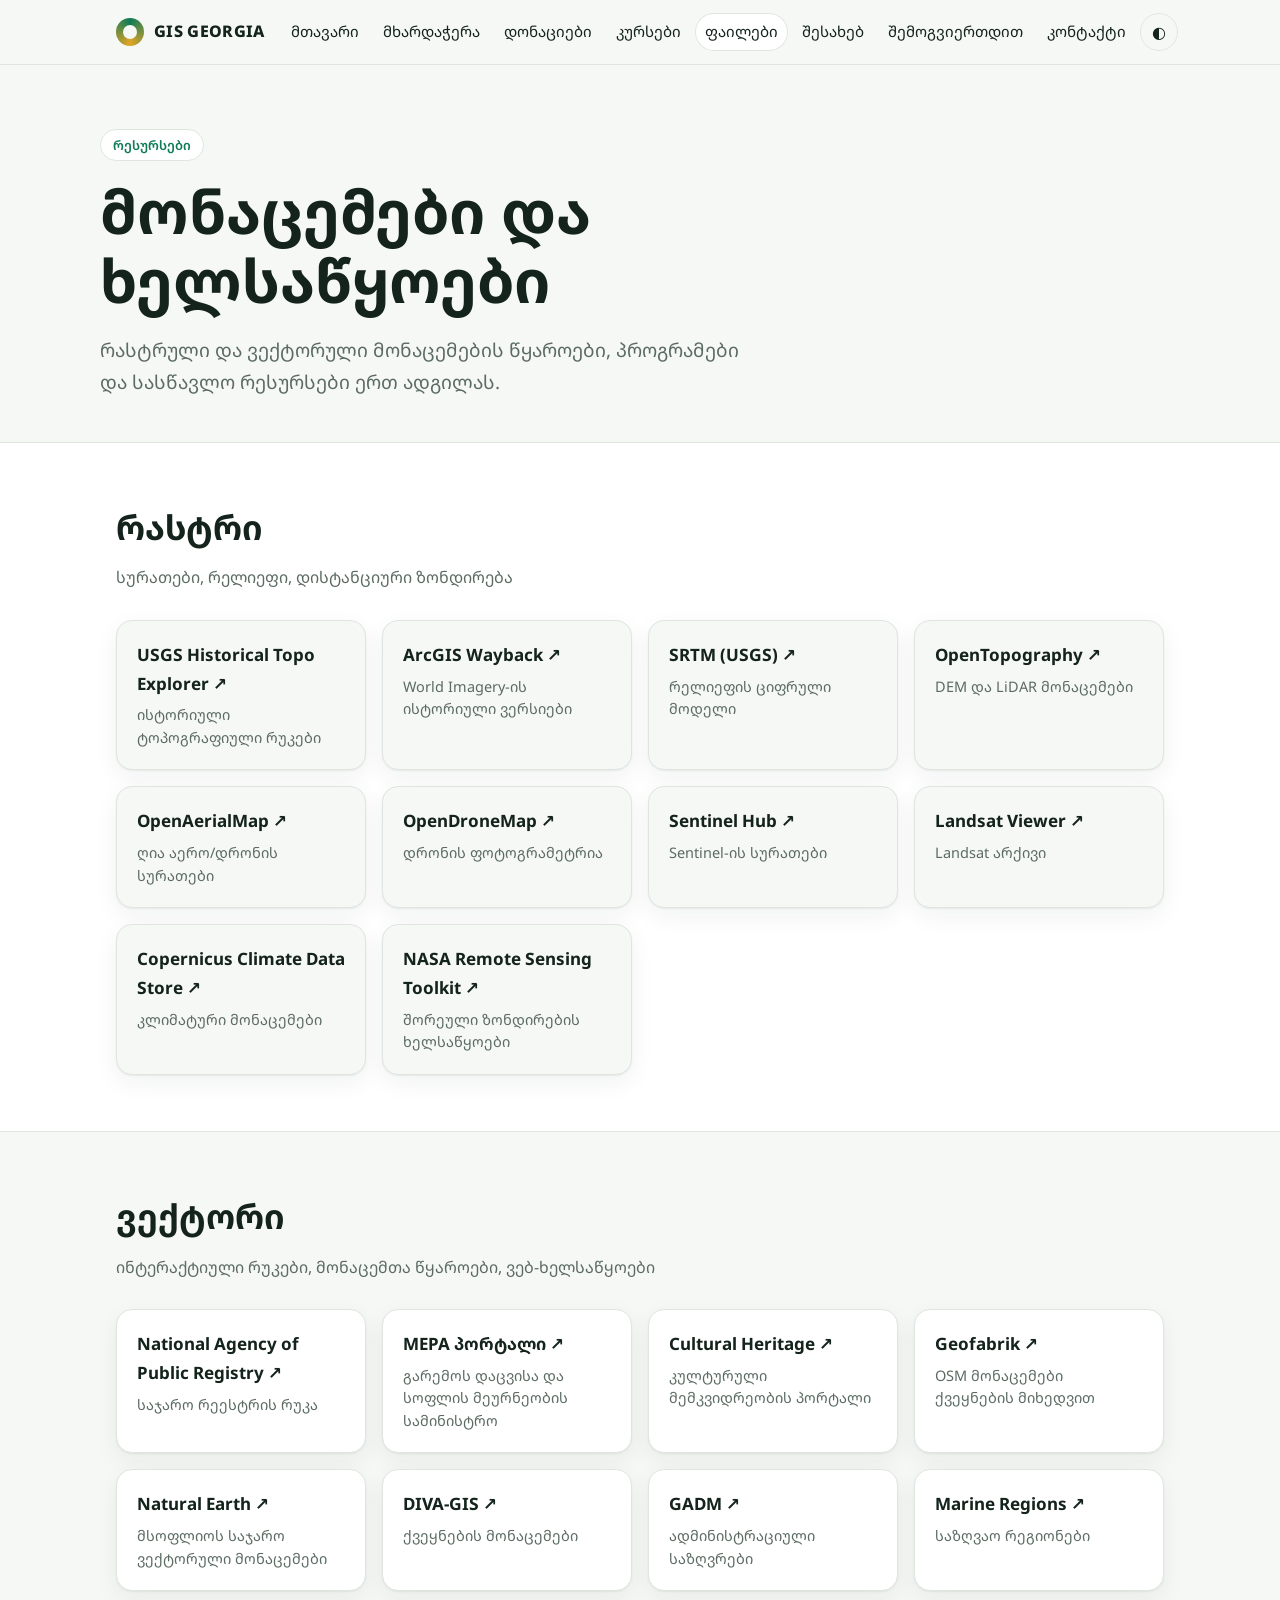
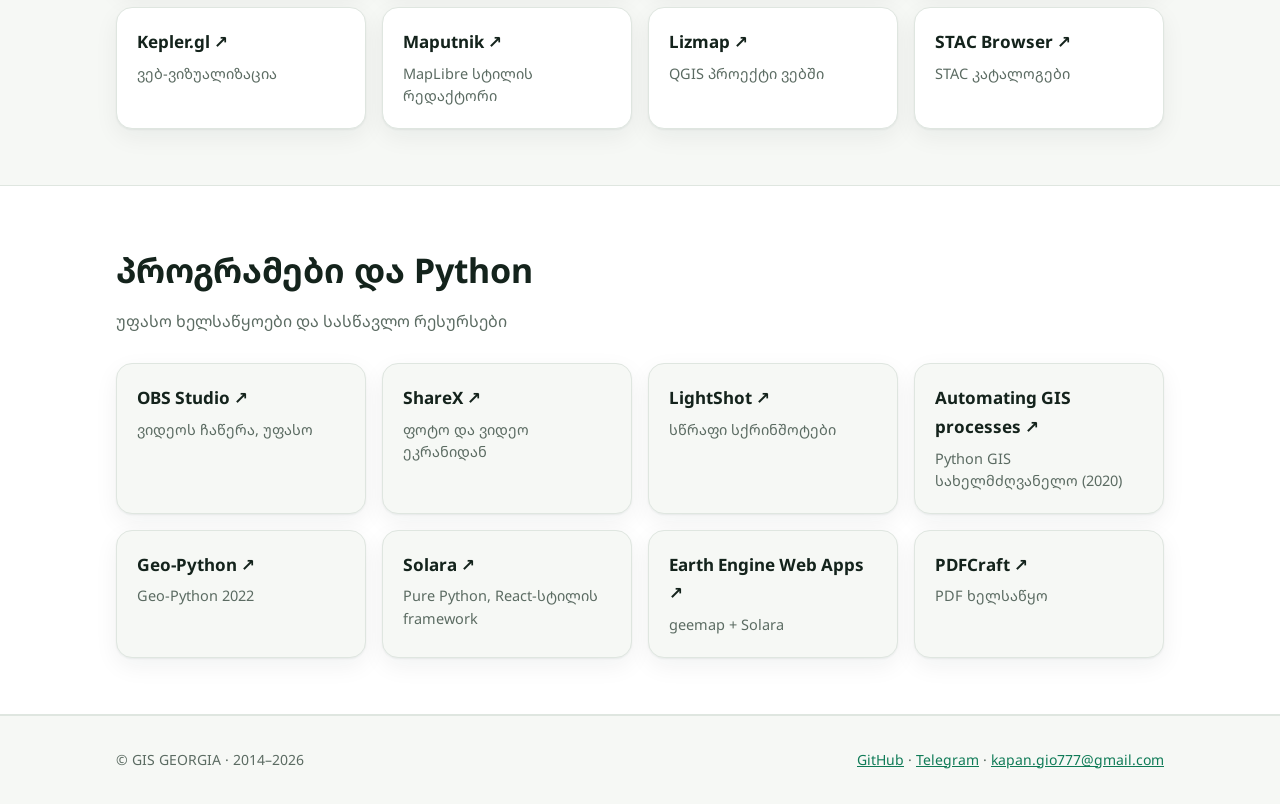
<file: files.html>
<!doctype html><html lang="ka"><head><meta charset="utf-8"><meta name="viewport" content="width=device-width,initial-scale=1">
<title>ფაილები და რესურსები — GIS GEORGIA</title><meta name="description" content="GIS GEORGIA — Open Source GIS საზოგადოება საქართველოში">
<link rel="preconnect" href="https://fonts.googleapis.com"><link rel="stylesheet" href="https://fonts.googleapis.com/css2?family=Noto+Sans+Georgian:wght@400;600;800&display=swap">
<link rel="stylesheet" href="style.css"></head><body>
<header class="top"><div class="wrap"><a class="brand" href="index.html"><i></i>GIS GEORGIA</a>
<button id="menu" aria-label="მენიუ">☰</button><nav id="nav"><a href="index.html">მთავარი</a><a href="support.html">მხარდაჭერა</a><a href="donations.html">დონაციები</a><a href="courses.html">კურსები</a><a href="files.html" aria-current=page>ფაილები</a><a href="about.html">შესახებ</a><a href="join.html">შემოგვიერთდით</a><a href="contact.html">კონტაქტი</a><button id="theme" aria-label="თემა">◐</button></nav></div></header>
<div class="wrap page"><span class="eyebrow">რესურსები</span><h1>მონაცემები და ხელსაწყოები</h1><p class="lead">რასტრული და ვექტორული მონაცემების წყაროები, პროგრამები და სასწავლო რესურსები ერთ ადგილას.</p></div>
<section class="alt"><div class="wrap"><h2>რასტრი</h2><p class="sub">სურათები, რელიეფი, დისტანციური ზონდირება</p><div class="grid"><a class="card" href="https://ngmdb.usgs.gov/topoview/"><h3>USGS Historical Topo Explorer ↗</h3><p>ისტორიული ტოპოგრაფიული რუკები</p></a><a class="card" href="https://livingatlas.arcgis.com/wayback/"><h3>ArcGIS Wayback ↗</h3><p>World Imagery-ის ისტორიული ვერსიები</p></a><a class="card" href="https://earthexplorer.usgs.gov/"><h3>SRTM (USGS) ↗</h3><p>რელიეფის ციფრული მოდელი</p></a><a class="card" href="https://opentopography.org"><h3>OpenTopography ↗</h3><p>DEM და LiDAR მონაცემები</p></a><a class="card" href="https://openaerialmap.org"><h3>OpenAerialMap ↗</h3><p>ღია აერო/დრონის სურათები</p></a><a class="card" href="https://opendronemap.org"><h3>OpenDroneMap ↗</h3><p>დრონის ფოტოგრამეტრია</p></a><a class="card" href="https://www.sentinel-hub.com"><h3>Sentinel Hub ↗</h3><p>Sentinel-ის სურათები</p></a><a class="card" href="https://landsatlook.usgs.gov/explore"><h3>Landsat Viewer ↗</h3><p>Landsat არქივი</p></a><a class="card" href="https://cds.climate.copernicus.eu"><h3>Copernicus Climate Data Store ↗</h3><p>კლიმატური მონაცემები</p></a><a class="card" href="https://nasa-rst.org"><h3>NASA Remote Sensing Toolkit ↗</h3><p>შორეული ზონდირების ხელსაწყოები</p></a></div></div></section>
<section><div class="wrap"><h2>ვექტორი</h2><p class="sub">ინტერაქტიული რუკები, მონაცემთა წყაროები, ვებ-ხელსაწყოები</p><div class="grid"><a class="card" href="https://maps.gov.ge"><h3>National Agency of Public Registry ↗</h3><p>საჯარო რეესტრის რუკა</p></a><a class="card" href="https://portal.mepa.gov.ge"><h3>MEPA პორტალი ↗</h3><p>გარემოს დაცვისა და სოფლის მეურნეობის სამინისტრო</p></a><a class="card" href="https://memkvidreoba.gov.ge"><h3>Cultural Heritage ↗</h3><p>კულტურული მემკვიდრეობის პორტალი</p></a><a class="card" href="https://download.geofabrik.de"><h3>Geofabrik ↗</h3><p>OSM მონაცემები ქვეყნების მიხედვით</p></a><a class="card" href="https://www.naturalearthdata.com"><h3>Natural Earth ↗</h3><p>მსოფლიოს საჯარო ვექტორული მონაცემები</p></a><a class="card" href="https://diva-gis.org/data"><h3>DIVA-GIS ↗</h3><p>ქვეყნების მონაცემები</p></a><a class="card" href="https://gadm.org"><h3>GADM ↗</h3><p>ადმინისტრაციული საზღვრები</p></a><a class="card" href="https://www.marineregions.org"><h3>Marine Regions ↗</h3><p>საზღვაო რეგიონები</p></a><a class="card" href="https://kepler.gl"><h3>Kepler.gl ↗</h3><p>ვებ-ვიზუალიზაცია</p></a><a class="card" href="https://maputnik.github.io"><h3>Maputnik ↗</h3><p>MapLibre სტილის რედაქტორი</p></a><a class="card" href="https://www.lizmap.com"><h3>Lizmap ↗</h3><p>QGIS პროექტი ვებში</p></a><a class="card" href="https://radiantearth.github.io/stac-browser/"><h3>STAC Browser ↗</h3><p>STAC კატალოგები</p></a></div></div></section>
<section class="alt"><div class="wrap"><h2>პროგრამები და Python</h2><p class="sub">უფასო ხელსაწყოები და სასწავლო რესურსები</p><div class="grid"><a class="card" href="https://obsproject.com/"><h3>OBS Studio ↗</h3><p>ვიდეოს ჩაწერა, უფასო</p></a><a class="card" href="https://getsharex.com/"><h3>ShareX ↗</h3><p>ფოტო და ვიდეო ეკრანიდან</p></a><a class="card" href="https://app.prntscr.com/en/index.html"><h3>LightShot ↗</h3><p>სწრაფი სქრინშოტები</p></a><a class="card" href="https://autogis-site.readthedocs.io/en/2020_/index.html"><h3>Automating GIS processes ↗</h3><p>Python GIS სახელმძღვანელო (2020)</p></a><a class="card" href="https://geo-python-site.readthedocs.io/en/latest/"><h3>Geo-Python ↗</h3><p>Geo-Python 2022</p></a><a class="card" href="https://github.com/widgetti/solara"><h3>Solara ↗</h3><p>Pure Python, React-სტილის framework</p></a><a class="card" href="https://giswqs-solara-geemap.hf.space/"><h3>Earth Engine Web Apps ↗</h3><p>geemap + Solara</p></a><a class="card" href="https://github.com/PDFCraftTool/pdfcraft"><h3>PDFCraft ↗</h3><p>PDF ხელსაწყო</p></a></div></div></section>
<footer><div class="wrap"><span>© GIS GEORGIA · 2014–2026</span><span><a href="https://github.com/GIS-GEORGIA">GitHub</a> · <a href="https://t.me/GIS_GEO">Telegram</a> · <a href="mailto:kapan.gio777@gmail.com">kapan.gio777@gmail.com</a></span></div></footer>
<script>
const r=document.documentElement;try{const t=localStorage.getItem('t');if(t)r.dataset.theme=t}catch(e){}
document.getElementById('theme').onclick=()=>{const d=r.dataset.theme?r.dataset.theme==='dark':matchMedia('(prefers-color-scheme:dark)').matches;r.dataset.theme=d?'light':'dark';try{localStorage.setItem('t',r.dataset.theme)}catch(e){}};
document.getElementById('menu').onclick=()=>document.getElementById('nav').classList.toggle('open');
document.querySelectorAll('[data-copy]').forEach(b=>b.onclick=()=>{navigator.clipboard.writeText(b.dataset.copy);const o=b.textContent;b.textContent='✓';setTimeout(()=>b.textContent=o,1200)});
</script></body></html>
</file>
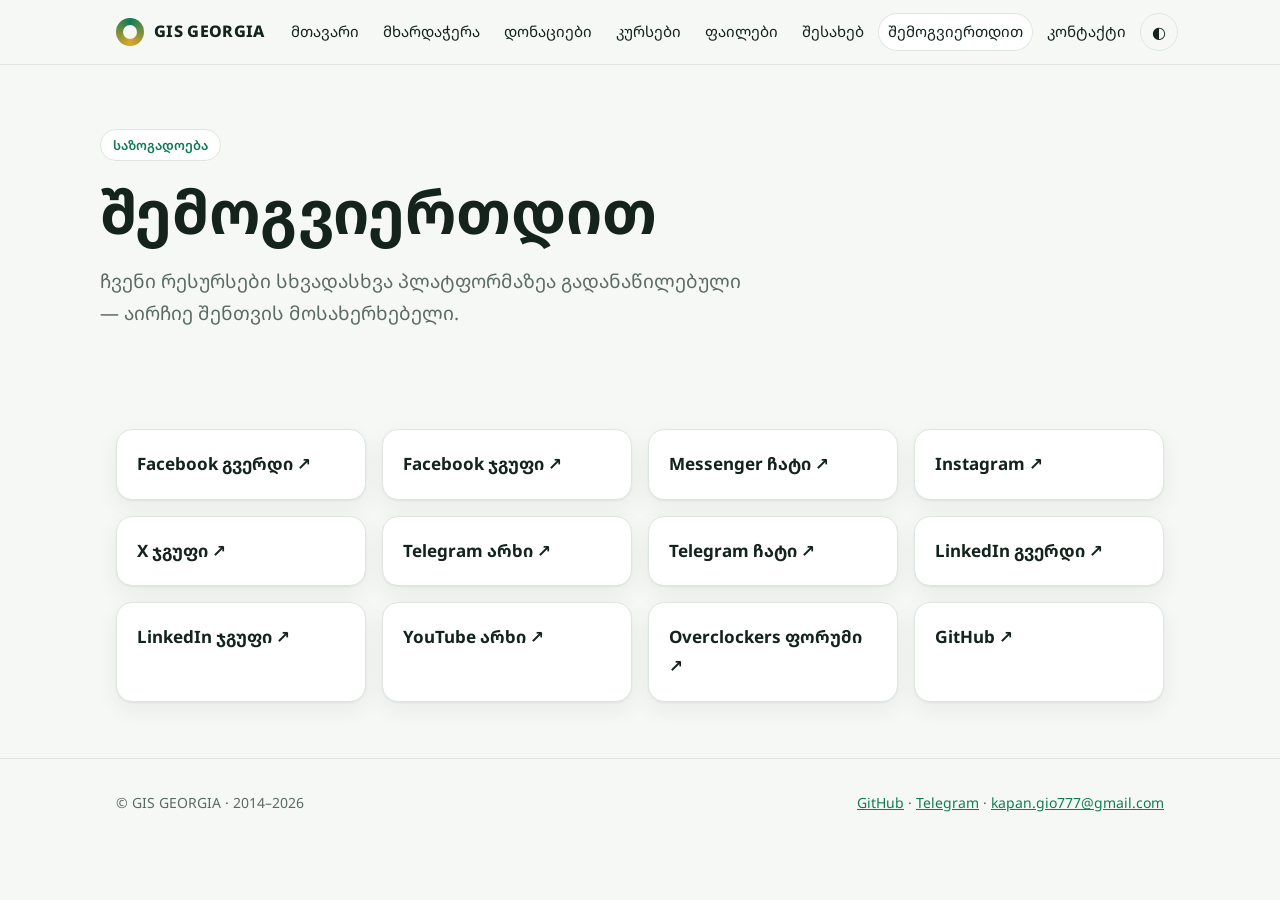
<file: join.html>
<!doctype html><html lang="ka"><head><meta charset="utf-8"><meta name="viewport" content="width=device-width,initial-scale=1">
<title>შემოგვიერთდით — GIS GEORGIA</title><meta name="description" content="GIS GEORGIA — Open Source GIS საზოგადოება საქართველოში">
<link rel="preconnect" href="https://fonts.googleapis.com"><link rel="stylesheet" href="https://fonts.googleapis.com/css2?family=Noto+Sans+Georgian:wght@400;600;800&display=swap">
<link rel="stylesheet" href="style.css"></head><body>
<header class="top"><div class="wrap"><a class="brand" href="index.html"><i></i>GIS GEORGIA</a>
<button id="menu" aria-label="მენიუ">☰</button><nav id="nav"><a href="index.html">მთავარი</a><a href="support.html">მხარდაჭერა</a><a href="donations.html">დონაციები</a><a href="courses.html">კურსები</a><a href="files.html">ფაილები</a><a href="about.html">შესახებ</a><a href="join.html" aria-current=page>შემოგვიერთდით</a><a href="contact.html">კონტაქტი</a><button id="theme" aria-label="თემა">◐</button></nav></div></header>
<div class="wrap page"><span class="eyebrow">საზოგადოება</span><h1>შემოგვიერთდით</h1><p class="lead">ჩვენი რესურსები სხვადასხვა პლატფორმაზეა გადანაწილებული — აირჩიე შენთვის მოსახერხებელი.</p></div>
<section><div class="wrap"><div class="grid"><a class="card" href="http://bit.ly/2HfKw7N"><h3>Facebook გვერდი ↗</h3></a><a class="card" href="http://bit.ly/2W2rYjC"><h3>Facebook ჯგუფი ↗</h3></a><a class="card" href="http://m.me/GISGeorgia"><h3>Messenger ჩატი ↗</h3></a><a class="card" href="https://www.instagram.com/gis_georgia/"><h3>Instagram ↗</h3></a><a class="card" href="https://bit.ly/3l8gciU"><h3>X ჯგუფი ↗</h3></a><a class="card" href="http://bit.ly/2E4HeCu"><h3>Telegram არხი ↗</h3></a><a class="card" href="https://t.me/GIS_GEO"><h3>Telegram ჩატი ↗</h3></a><a class="card" href="https://bit.ly/3bffU2z"><h3>LinkedIn გვერდი ↗</h3></a><a class="card" href="http://bit.ly/2vTdfZH"><h3>LinkedIn ჯგუფი ↗</h3></a><a class="card" href="http://bit.ly/2PxEGFl"><h3>YouTube არხი ↗</h3></a><a class="card" href="http://bit.ly/2JrkIFz"><h3>Overclockers ფორუმი ↗</h3></a><a class="card" href="https://github.com/GIS-GEORGIA"><h3>GitHub ↗</h3></a></div></div></section>
<footer><div class="wrap"><span>© GIS GEORGIA · 2014–2026</span><span><a href="https://github.com/GIS-GEORGIA">GitHub</a> · <a href="https://t.me/GIS_GEO">Telegram</a> · <a href="mailto:kapan.gio777@gmail.com">kapan.gio777@gmail.com</a></span></div></footer>
<script>
const r=document.documentElement;try{const t=localStorage.getItem('t');if(t)r.dataset.theme=t}catch(e){}
document.getElementById('theme').onclick=()=>{const d=r.dataset.theme?r.dataset.theme==='dark':matchMedia('(prefers-color-scheme:dark)').matches;r.dataset.theme=d?'light':'dark';try{localStorage.setItem('t',r.dataset.theme)}catch(e){}};
document.getElementById('menu').onclick=()=>document.getElementById('nav').classList.toggle('open');
document.querySelectorAll('[data-copy]').forEach(b=>b.onclick=()=>{navigator.clipboard.writeText(b.dataset.copy);const o=b.textContent;b.textContent='✓';setTimeout(()=>b.textContent=o,1200)});
</script></body></html>
</file>
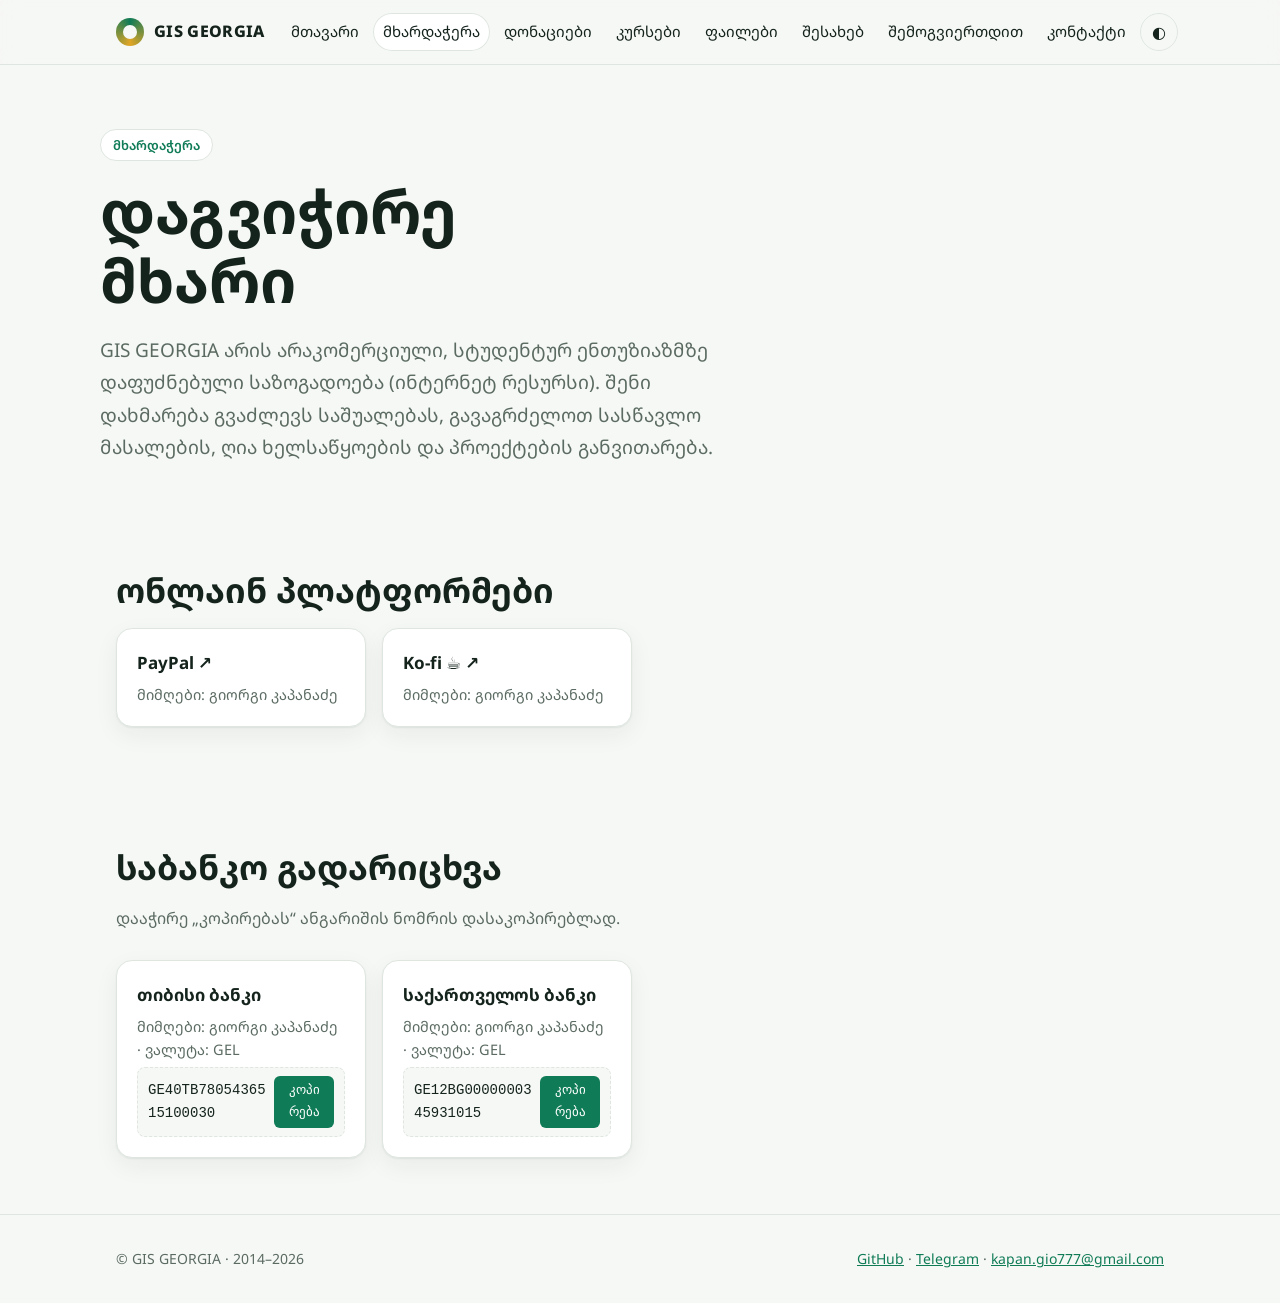
<file: support.html>
<!doctype html><html lang="ka"><head><meta charset="utf-8"><meta name="viewport" content="width=device-width,initial-scale=1">
<title>მხარდაჭერა — GIS GEORGIA</title><meta name="description" content="GIS GEORGIA — Open Source GIS საზოგადოება საქართველოში">
<link rel="preconnect" href="https://fonts.googleapis.com"><link rel="stylesheet" href="https://fonts.googleapis.com/css2?family=Noto+Sans+Georgian:wght@400;600;800&display=swap">
<link rel="stylesheet" href="style.css"></head><body>
<header class="top"><div class="wrap"><a class="brand" href="index.html"><i></i>GIS GEORGIA</a>
<button id="menu" aria-label="მენიუ">☰</button><nav id="nav"><a href="index.html">მთავარი</a><a href="support.html" aria-current=page>მხარდაჭერა</a><a href="donations.html">დონაციები</a><a href="courses.html">კურსები</a><a href="files.html">ფაილები</a><a href="about.html">შესახებ</a><a href="join.html">შემოგვიერთდით</a><a href="contact.html">კონტაქტი</a><button id="theme" aria-label="თემა">◐</button></nav></div></header>
<div class="wrap page"><span class="eyebrow">მხარდაჭერა</span><h1>დაგვიჭირე მხარი</h1>
<p class="lead">GIS GEORGIA არის არაკომერციული, სტუდენტურ ენთუზიაზმზე დაფუძნებული საზოგადოება (ინტერნეტ რესურსი). შენი დახმარება გვაძლევს საშუალებას, გავაგრძელოთ სასწავლო მასალების, ღია ხელსაწყოების და პროექტების განვითარება.</p>
</div>
<section><div class="wrap"><h2>ონლაინ პლატფორმები</h2><div class="grid">
<a class="card" href="https://paypal.me/kapanadzeg"><h3>PayPal ↗</h3><p>მიმღები: გიორგი კაპანაძე</p></a>
<a class="card" href="https://ko-fi.com/ezdanapak"><h3>Ko-fi ☕ ↗</h3><p>მიმღები: გიორგი კაპანაძე</p></a></div></div></section>
<section><div class="wrap"><h2>საბანკო გადარიცხვა</h2><p class="sub">დააჭირე „კოპირებას“ ანგარიშის ნომრის დასაკოპირებლად.</p><div class="grid">
<div class="card"><h3>თიბისი ბანკი</h3><p>მიმღები: გიორგი კაპანაძე · ვალუტა: GEL</p><div class="pay"><span>GE40TB7805436515100030</span><button data-copy="GE40TB7805436515100030">კოპირება</button></div></div>
<div class="card"><h3>საქართველოს ბანკი</h3><p>მიმღები: გიორგი კაპანაძე · ვალუტა: GEL</p><div class="pay"><span>GE12BG0000000345931015</span><button data-copy="GE12BG0000000345931015">კოპირება</button></div></div></div></div></section>
<footer><div class="wrap"><span>© GIS GEORGIA · 2014–2026</span><span><a href="https://github.com/GIS-GEORGIA">GitHub</a> · <a href="https://t.me/GIS_GEO">Telegram</a> · <a href="mailto:kapan.gio777@gmail.com">kapan.gio777@gmail.com</a></span></div></footer>
<script>
const r=document.documentElement;try{const t=localStorage.getItem('t');if(t)r.dataset.theme=t}catch(e){}
document.getElementById('theme').onclick=()=>{const d=r.dataset.theme?r.dataset.theme==='dark':matchMedia('(prefers-color-scheme:dark)').matches;r.dataset.theme=d?'light':'dark';try{localStorage.setItem('t',r.dataset.theme)}catch(e){}};
document.getElementById('menu').onclick=()=>document.getElementById('nav').classList.toggle('open');
document.querySelectorAll('[data-copy]').forEach(b=>b.onclick=()=>{navigator.clipboard.writeText(b.dataset.copy);const o=b.textContent;b.textContent='✓';setTimeout(()=>b.textContent=o,1200)});
</script></body></html>
</file>
<file: style.css>
:root{--bg:#f6f8f5;--surface:#fff;--ink:#14231c;--muted:#5b6b62;--line:#dfe6e0;--accent:#0f7b57;--accent2:#e0a526;--accent-ink:#fff;--shadow:0 1px 2px rgba(20,35,28,.06),0 8px 24px rgba(20,35,28,.06)}
@media(prefers-color-scheme:dark){:root:not([data-theme=light]){--bg:#0d1511;--surface:#142019;--ink:#e8f0eb;--muted:#9bb0a3;--line:#24352b;--accent:#3ddc97;--accent-ink:#06291a;--shadow:none}}
:root[data-theme=dark]{--bg:#0d1511;--surface:#142019;--ink:#e8f0eb;--muted:#9bb0a3;--line:#24352b;--accent:#3ddc97;--accent-ink:#06291a;--shadow:none}
*{box-sizing:border-box}html{scroll-behavior:smooth}
body{margin:0;background:var(--bg);color:var(--ink);font:16px/1.7 "Noto Sans Georgian",system-ui,sans-serif}
a{color:var(--accent)}img{max-width:100%}
.wrap{max-width:1080px;margin:0 auto;padding:0 16px}
header.top{position:sticky;top:0;z-index:10;background:color-mix(in srgb,var(--bg) 88%,transparent);backdrop-filter:blur(10px);border-bottom:1px solid var(--line)}
header .wrap{display:flex;align-items:center;gap:16px;height:64px}
.brand{white-space:nowrap;font-weight:800;letter-spacing:.02em;color:var(--ink);text-decoration:none;display:flex;align-items:center;gap:10px}
.brand i{width:28px;height:28px;border-radius:50%;background:conic-gradient(var(--accent),var(--accent2),var(--accent));display:inline-block;position:relative}
.brand i::after{content:"";position:absolute;inset:7px;border-radius:50%;background:var(--bg)}
nav{margin-left:auto;display:flex;gap:4px;align-items:center}
nav a{white-space:nowrap;color:var(--ink);text-decoration:none;padding:6px 10px;border-radius:99px;font-size:15px}
nav a:hover,nav a[aria-current]{background:var(--surface);box-shadow:inset 0 0 0 1px var(--line)}
#menu,#theme{background:none;border:1px solid var(--line);color:var(--ink);border-radius:99px;width:38px;height:38px;cursor:pointer;font-size:16px}
#menu{display:none}
@media(max-width:980px){#menu{display:block;margin-left:auto}nav{display:none;position:absolute;top:64px;left:0;right:0;flex-direction:column;align-items:stretch;background:var(--bg);padding:12px 16px;border-bottom:1px solid var(--line)}nav.open{display:flex}}
.hero{position:relative;overflow:hidden;padding:96px 0 80px}
.hero svg.topo{position:absolute;inset:0;width:100%;height:100%;opacity:.5;z-index:-1}
.topo path{fill:none;stroke:var(--accent);stroke-opacity:.22;stroke-width:1.2}
.eyebrow{display:inline-block;font-size:13px;font-weight:600;color:var(--accent);border:1px solid var(--line);background:var(--surface);padding:4px 12px;border-radius:99px}
h1{font-size:clamp(34px,6vw,60px);line-height:1.15;margin:16px 0;max-width:16ch}
h2{font-size:clamp(24px,3.5vw,34px);margin:0 0 8px}
.lead{font-size:19px;color:var(--muted);max-width:60ch}
.btns{display:flex;gap:12px;flex-wrap:wrap;margin-top:28px}
.btn{display:inline-block;padding:11px 22px;border-radius:99px;font-weight:600;text-decoration:none;background:var(--accent);color:var(--accent-ink)}
.btn.ghost{background:transparent;color:var(--ink);box-shadow:inset 0 0 0 1px var(--line)}
.stats{display:flex;gap:32px;flex-wrap:wrap;margin-top:48px}
.stats b{display:block;font-size:30px;color:var(--accent)}.stats span{color:var(--muted);font-size:14px}
section{padding:56px 0}section.alt{background:var(--surface);border-block:1px solid var(--line)}
.sub{color:var(--muted);margin:0 0 28px}
.grid{display:grid;grid-template-columns:repeat(auto-fill,minmax(250px,1fr));gap:16px}
.card{background:var(--surface);border:1px solid var(--line);border-radius:16px;padding:20px;box-shadow:var(--shadow);text-decoration:none;color:var(--ink);display:flex;flex-direction:column;gap:6px;transition:transform .15s}
section.alt .card{background:var(--bg)}
a.card:hover{transform:translateY(-3px);border-color:var(--accent)}
.card h3{margin:0;font-size:17px}.card p{margin:0;color:var(--muted);font-size:14.5px;line-height:1.55;flex:1}
.tag{font-size:12px;color:var(--accent);font-weight:600}
.tl{border-left:2px solid var(--line);margin:0;padding:0 0 0 24px;list-style:none}
.tl li{position:relative;padding:0 0 18px}.tl li::before{content:"";position:absolute;left:-31px;top:9px;width:12px;height:12px;border-radius:50%;background:var(--accent);box-shadow:0 0 0 4px var(--bg)}
.tl time{font-weight:700;margin-right:8px}
.pay{font-family:ui-monospace,monospace;font-size:14px;word-break:break-all;background:var(--bg);border:1px dashed var(--line);border-radius:8px;padding:8px 10px;display:flex;gap:8px;align-items:center;justify-content:space-between}
.pay button{border:0;background:var(--accent);color:var(--accent-ink);border-radius:6px;padding:4px 10px;cursor:pointer;font:inherit;font-size:13px}
.page{padding:64px 0 24px}
ul.clean{padding-left:20px}ul.clean li{margin:8px 0}
footer{border-top:1px solid var(--line);padding:32px 0;color:var(--muted);font-size:14px}
footer .wrap{display:flex;flex-wrap:wrap;gap:12px 24px;justify-content:space-between}
</file>
